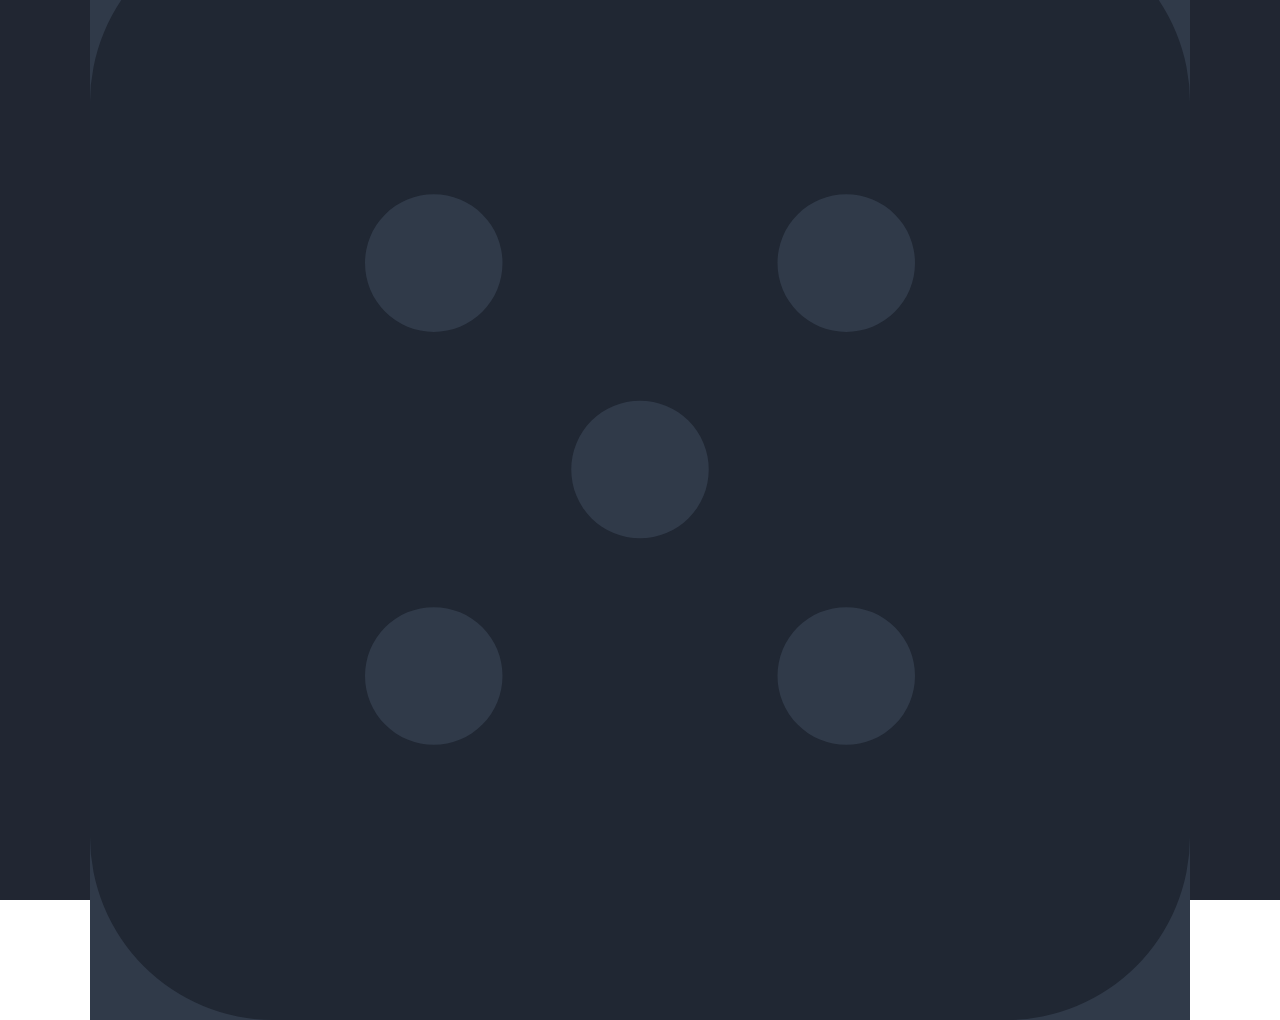
<file: index.html>
<!doctype html>
<html lang="en"> 
  <head>
    <meta charset="utf-8">
    <title>Advice Generator App</title>
    <meta name="description" lang="en" content="">
    <meta name="viewport" content="width=device-width, initial-scale=1, maximum-scale=1">
    <link rel="stylesheet" media="screen" href="assets/css/style.css" >
  </head>
  <body>
    <!--container start-->
    <div class="container">
      <!--main section start-->
      <main>
        <div class="wrapper">
          <div class="main-container">
            <div class="advice-container">
            </div>
            <figure class="divider-img">
              <img src="./assets/images/pattern-divider-desktop.svg">
            </figure>
            <figure class="dice">
              <img src="./assets/images/icon-dice.svg">
            </figure>
          </div>
        </div>
      </main>
      <!--main section end-->
    </div>
    <!--container end-->
  </body>
</html>
</file>
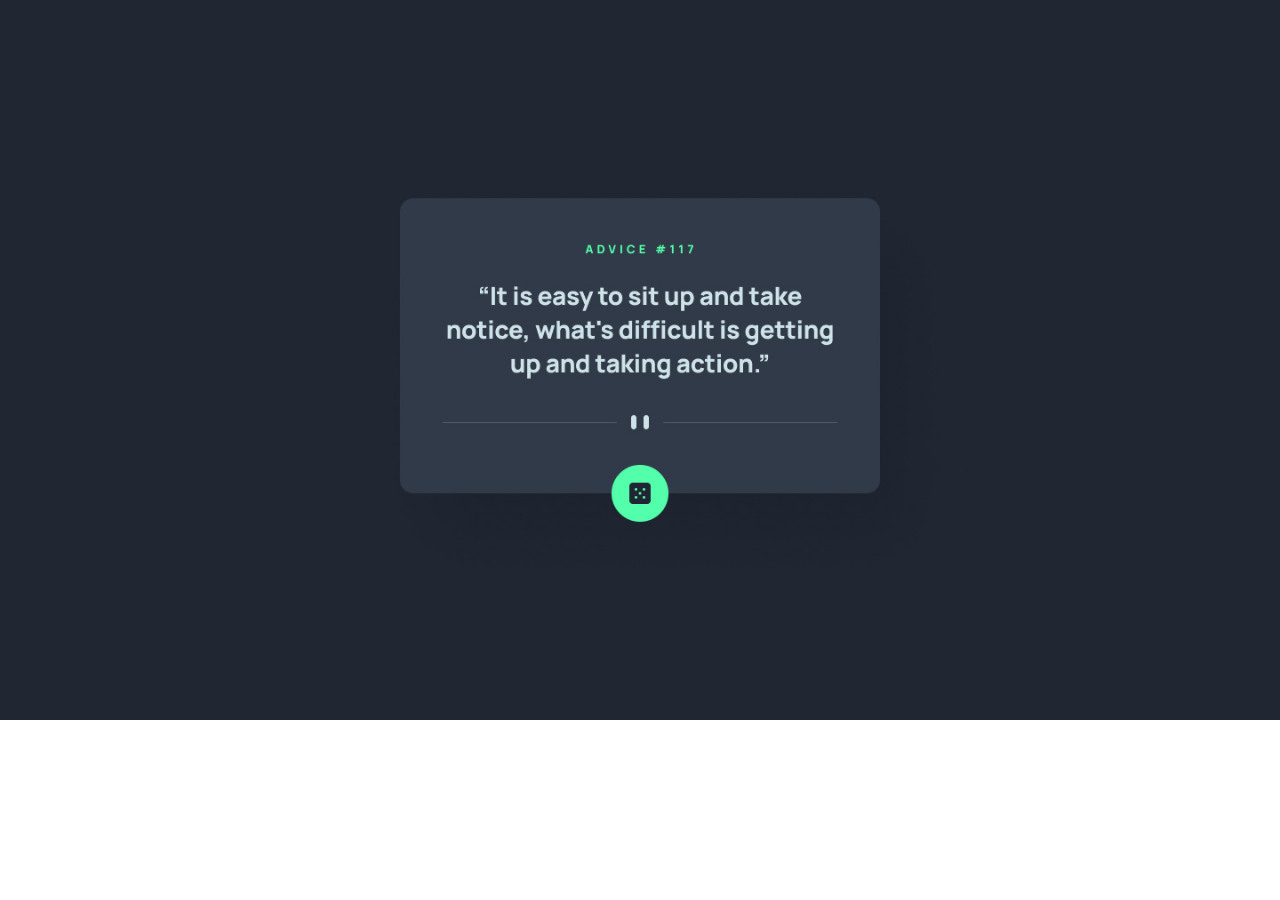
<file: desktop.html>
<!DOCTYPE html>
<html lang="en">
<head>
    <meta charset="UTF-8">
    <meta http-equiv="X-UA-Compatible" content="IE=edge">
    <meta name="viewport" content="width=device-width, initial-scale=1.0">
    <title>Document</title>
    <style>
        *{
            margin: 0;
            padding: 0;
        }
        img { 
            width: 100%;
            height: auto;
        }
    </style>
</head>
<body>
    <img src="./assets/design/desktop-design.jpg">
</body>
</html>
</file>
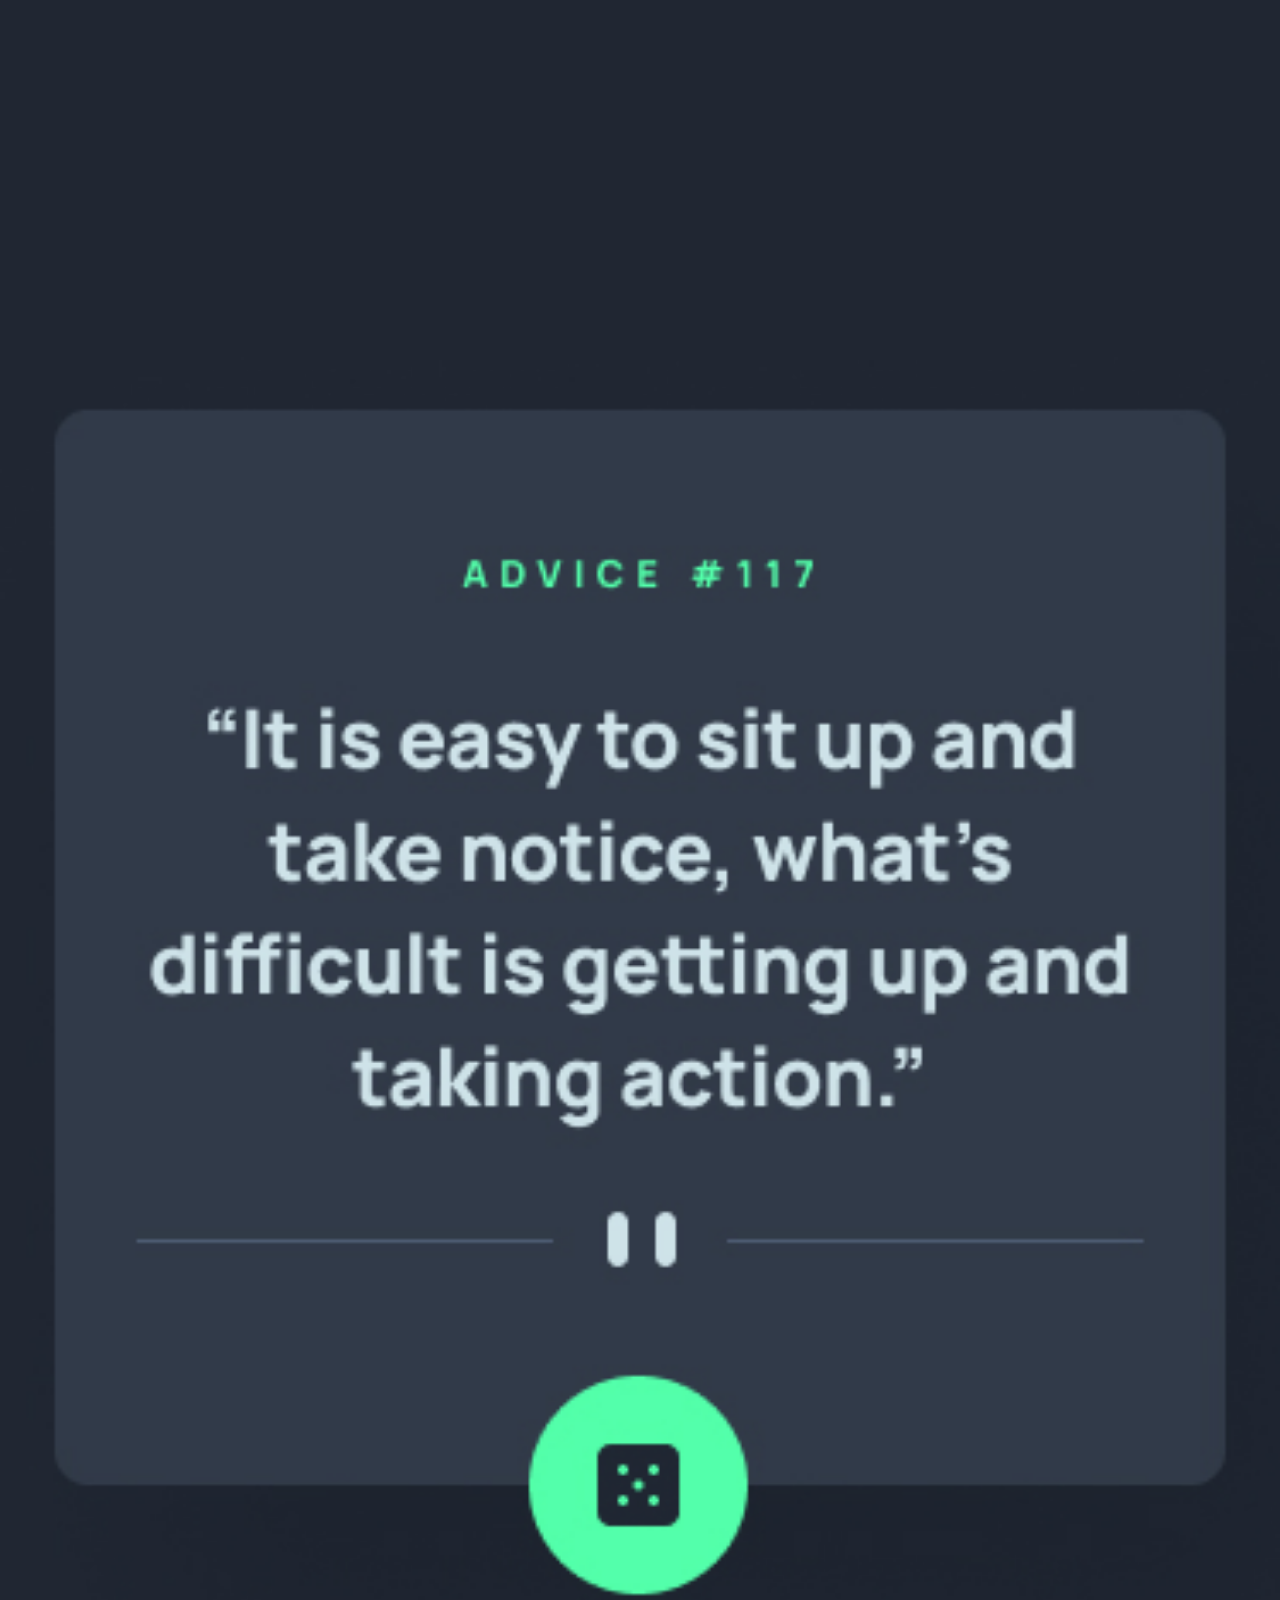
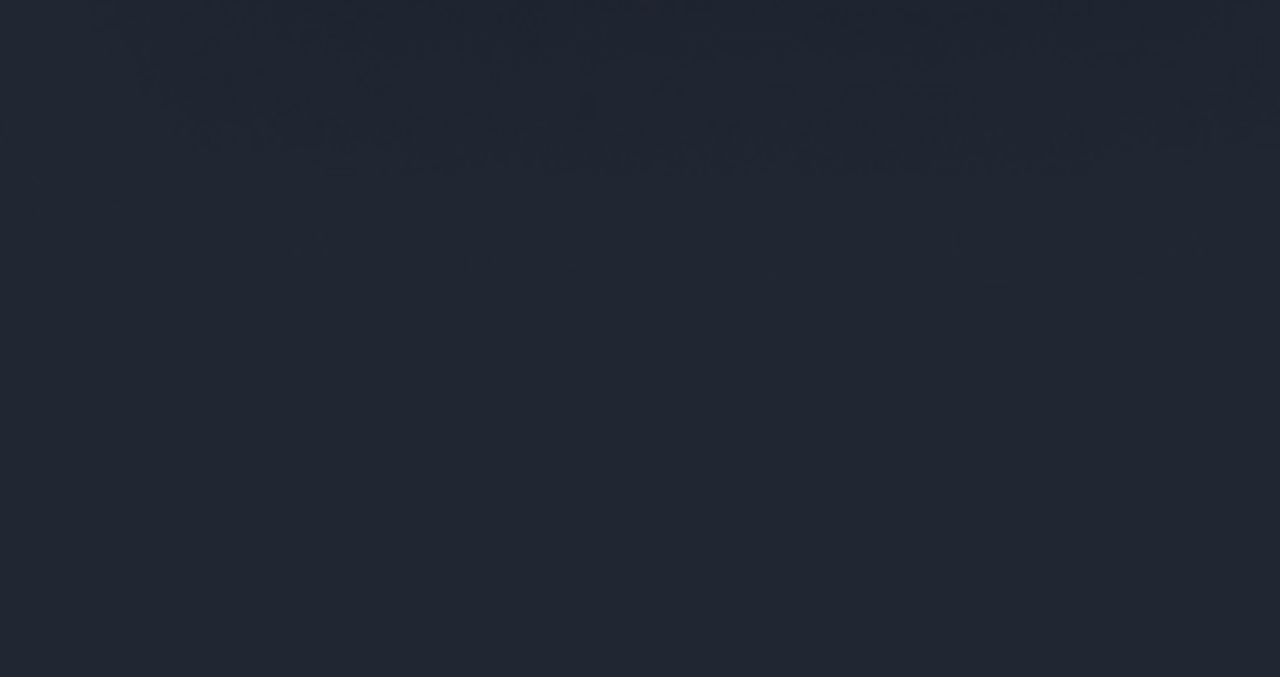
<file: mobile.html>
<!DOCTYPE html>
<html lang="en">
<head>
    <meta charset="UTF-8">
    <meta http-equiv="X-UA-Compatible" content="IE=edge">
    <meta name="viewport" content="width=device-width, initial-scale=1.0">
    <title>Document</title>
    <style>
        *{
            margin: 0;
            padding: 0;
        }
        img { 
            width: 100%;
            height: auto;
        }
    </style>
</head>
<body>
    <img src="./assets/design/mobile-design.jpg">
</body>
</html>
</file>
<file: assets/css/style.css>
@charset "utf-8";
/* ==========================================================================
   1. CSS Reset Code
   ========================================================================== */

/* 1.1. Eric Meyers Reset
   http://meyerweb.com/eric/tools/css/reset/
   v2.0 | 20110126
   License: none (public domain)
   ========================================================================== */
html, body, div, span, applet, object, iframe, h1, h2, h3, h4, h5, h6, p,
blockquote, pre, a, abbr, acronym, address, big, cite, code, del, dfn, em, img,
ins, kbd, q, s, samp, small, strike, strong, sub, sup, tt, var, b, u, i, center,
dl, dt, dd, ol, ul, li, fieldset, form, label, legend, table, caption, tbody,
tfoot, thead, tr, th, td, article, aside, canvas, details, embed, figure,
figcaption, footer, header, hgroup, menu, nav, output, ruby, section, summary,
time, mark, audio, video {
  margin: 0;
  padding: 0;
  border: 0;
  font-size: 100%;
  font: inherit;
  vertical-align: baseline;
}

/* HTML5 display-role reset for older browsers */
article, aside, details, figcaption, figure,
footer, header, hgroup, menu, nav, section {
  display: block;
}

/* Force scrollbar */
html { overflow-y: scroll; }

/* Align radios and text inputs with their label */

input[type='radio'] { vertical-align: text-bottom; }

/* Hand cursor on clickable input elements */
label,
input[type='button'],
input[type='submit'],
button { cursor: pointer; }

strong {
  font-weight: bold;
  font-family: inherit;
  font-size: inherit;
}

em { font-style: italic; }

img {
  width: 100%;
  border: 0;
  vertical-align: middle;
}

sub,
sup {
  vertical-align: baseline;
  position: relative;
  font-size: 55%;
  line-height: 0;
}

sup { top: -.7em; }
sub { bottom: -.25em; }

/* 1.2. Clear Fix
   ========================== */

.cf:before,
.cf:after {
  display: table;
  content: " ";
}

.cf:after { clear: both; }
.cf { *zoom: 1; }

/*for all*/
body {
  box-sizing: border-box;
  font-family: sans-serif;
}

a { 
  display: inline-block;
  text-decoration: none; 
}

li {
  display: inline-block;
  list-style-type: none;
}
/* Common styling */
.grey { color: #666; }
.cap { text-transform: caspitalize; }
.up { text-transform: uppercase; }
.center { text-align: center; }
.bold { font-weight: bold; }
.transition { transition: 1s all ease; }

/*for wrapper*/
.wrapper {
  max-width: 1350px;
  width: 86%; 
  margin: 0 auto;
}
/*=================================
  Header styling starts here
=================================*/






/*=================================
  Header styling ends here
=================================*/  

/*=================================
  main styling starts here
=================================*/
.container { 
  height: 100vh;
  background: #212632;
}

main {
  height: 100vh;
  display: flex;
  justify-content: center;
  align-items: center;
}

.wrapper { background: #303A49; }



/*=================================
  main styling ends here
=================================*/

/*=================================
  footer styling starts here
=================================*/ 







 /*=================================
  footer styling ends here
=================================*/ 

/*media query starts*/
/*media query for 995px starts here*/
@media only screen and (max-width: 995px) {



}
</file>
